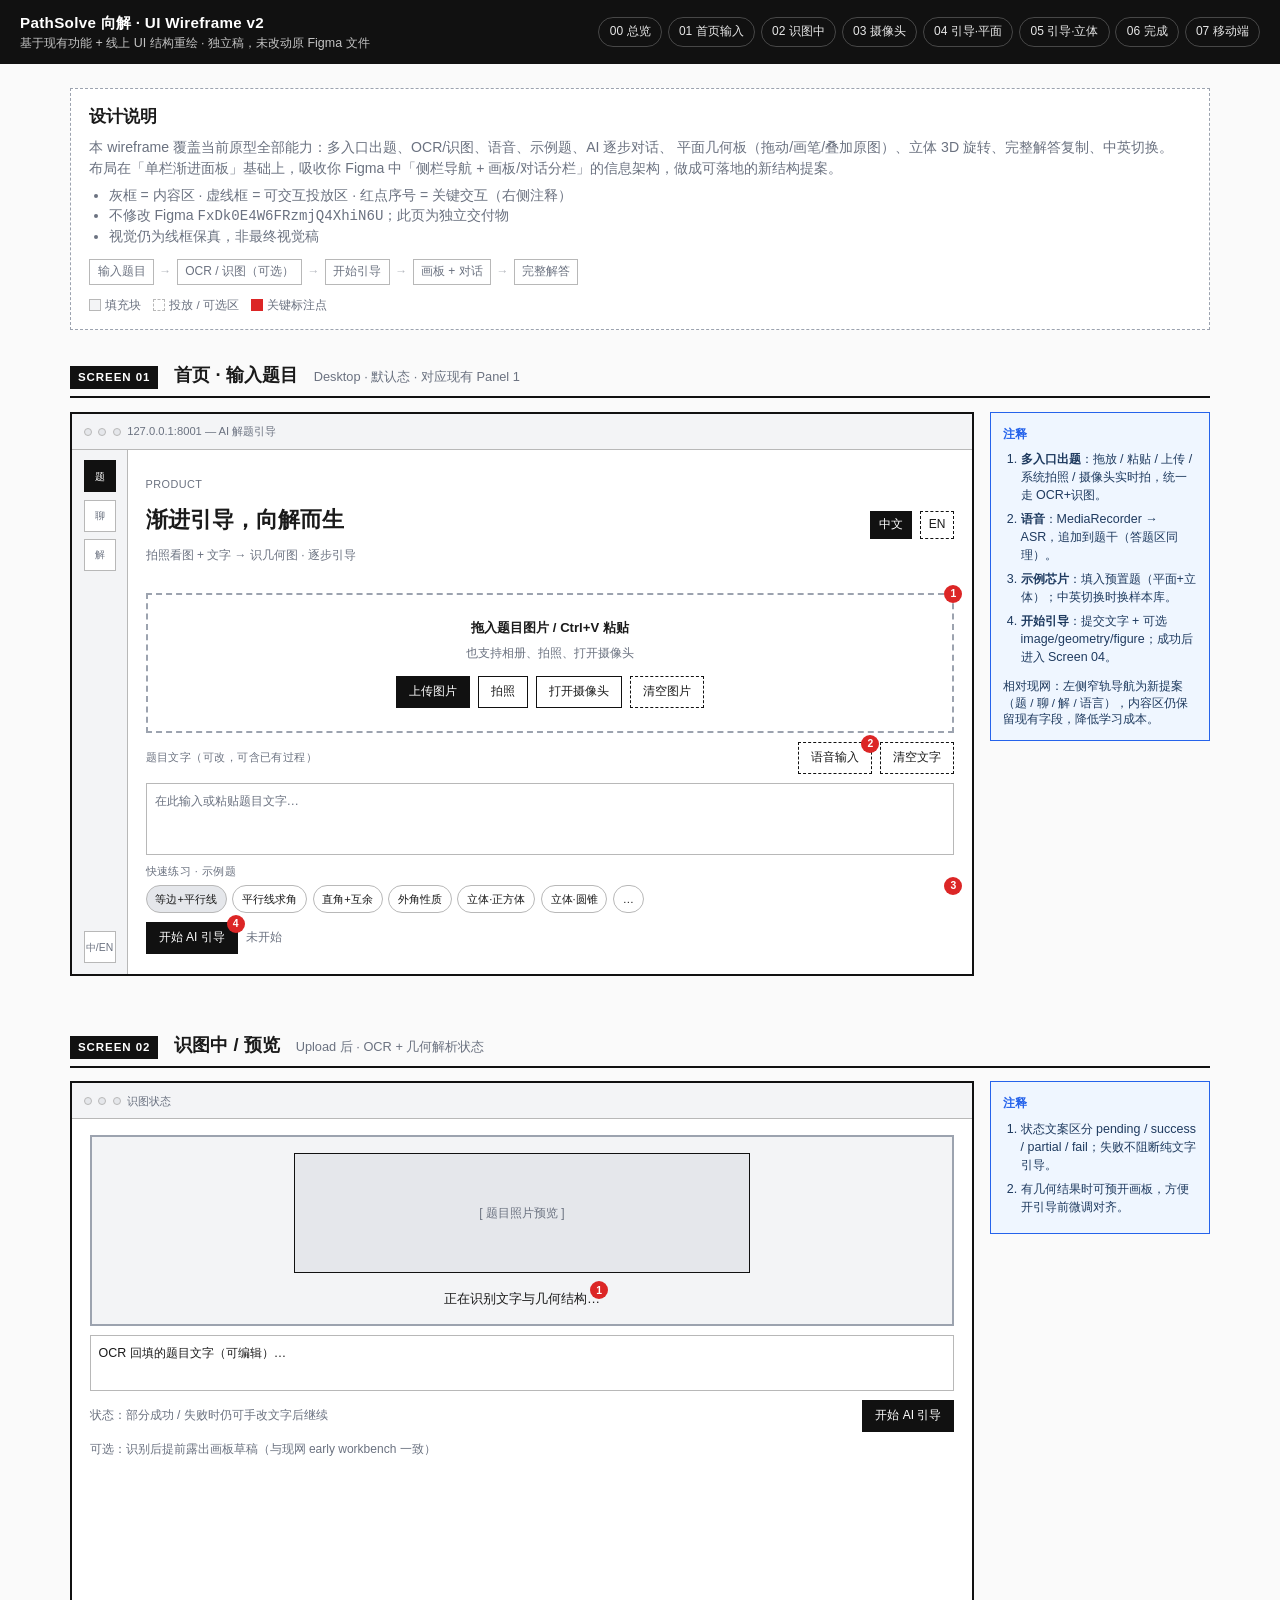
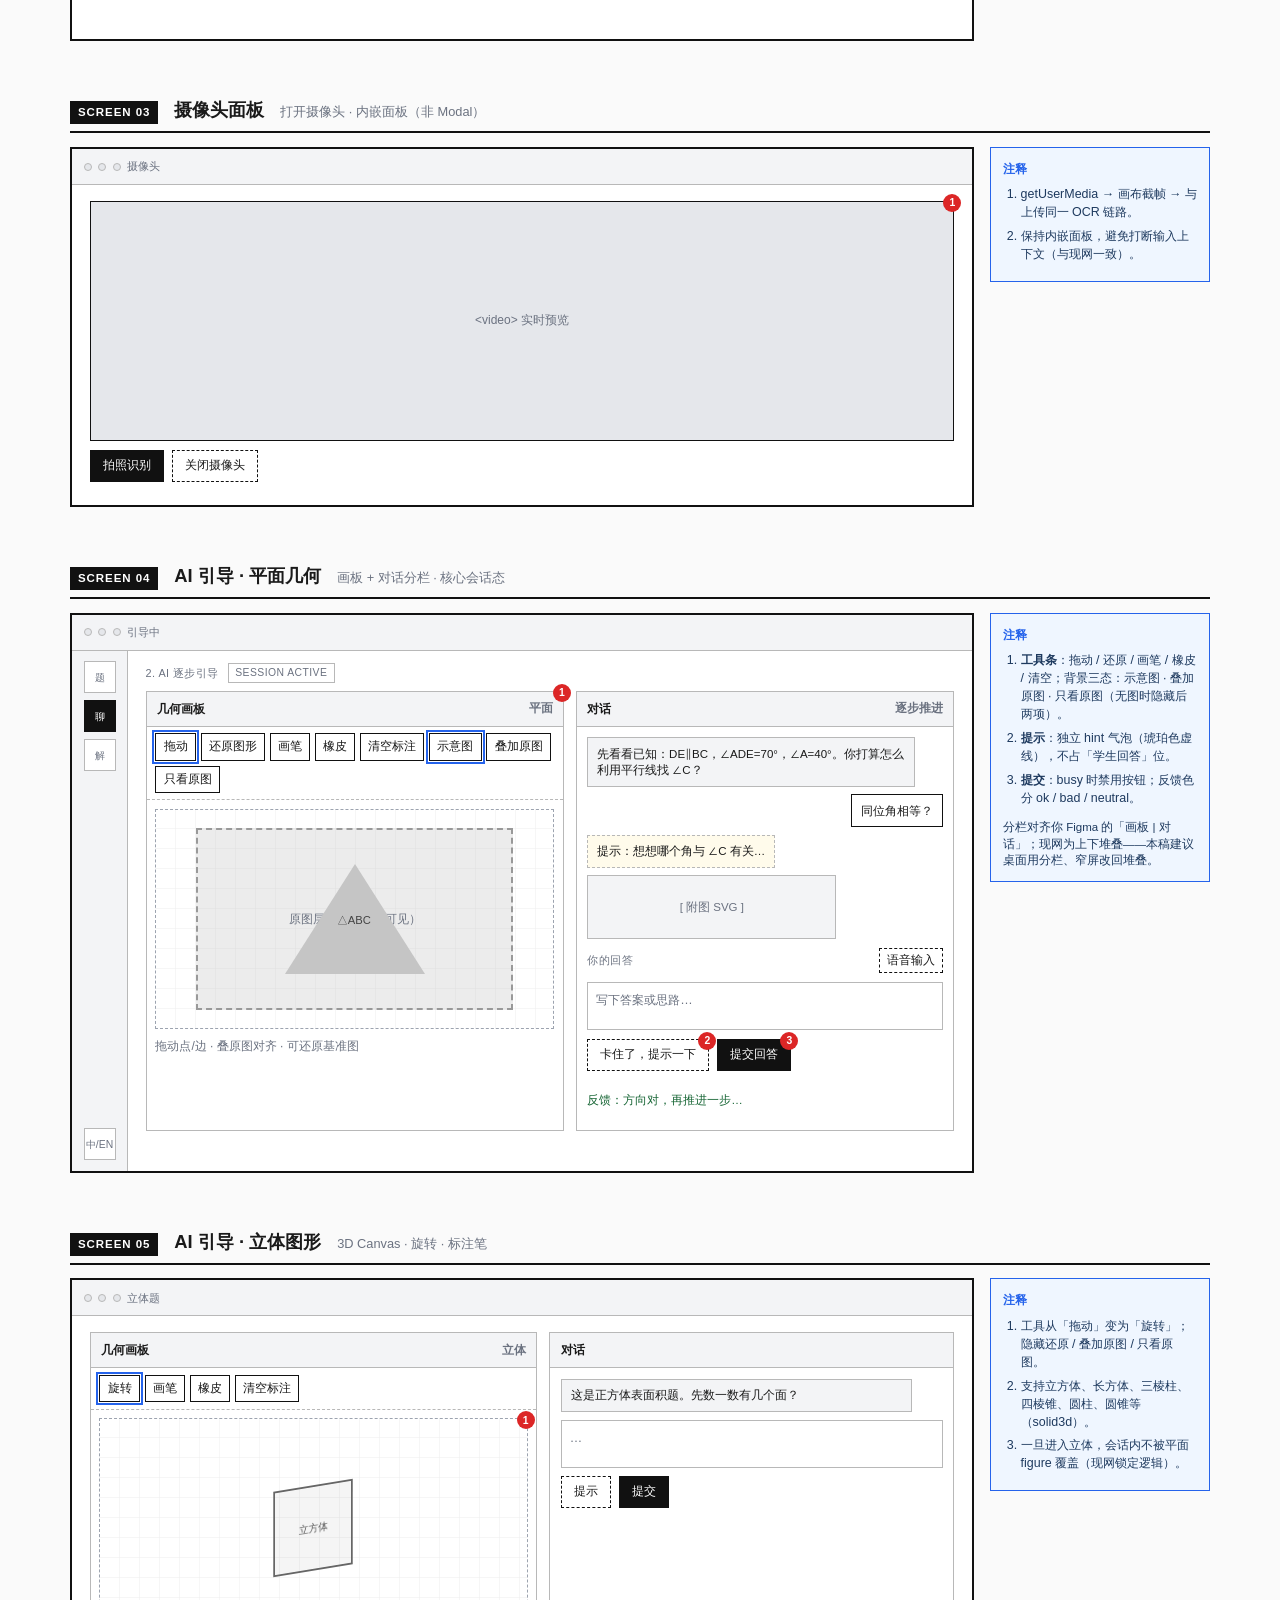
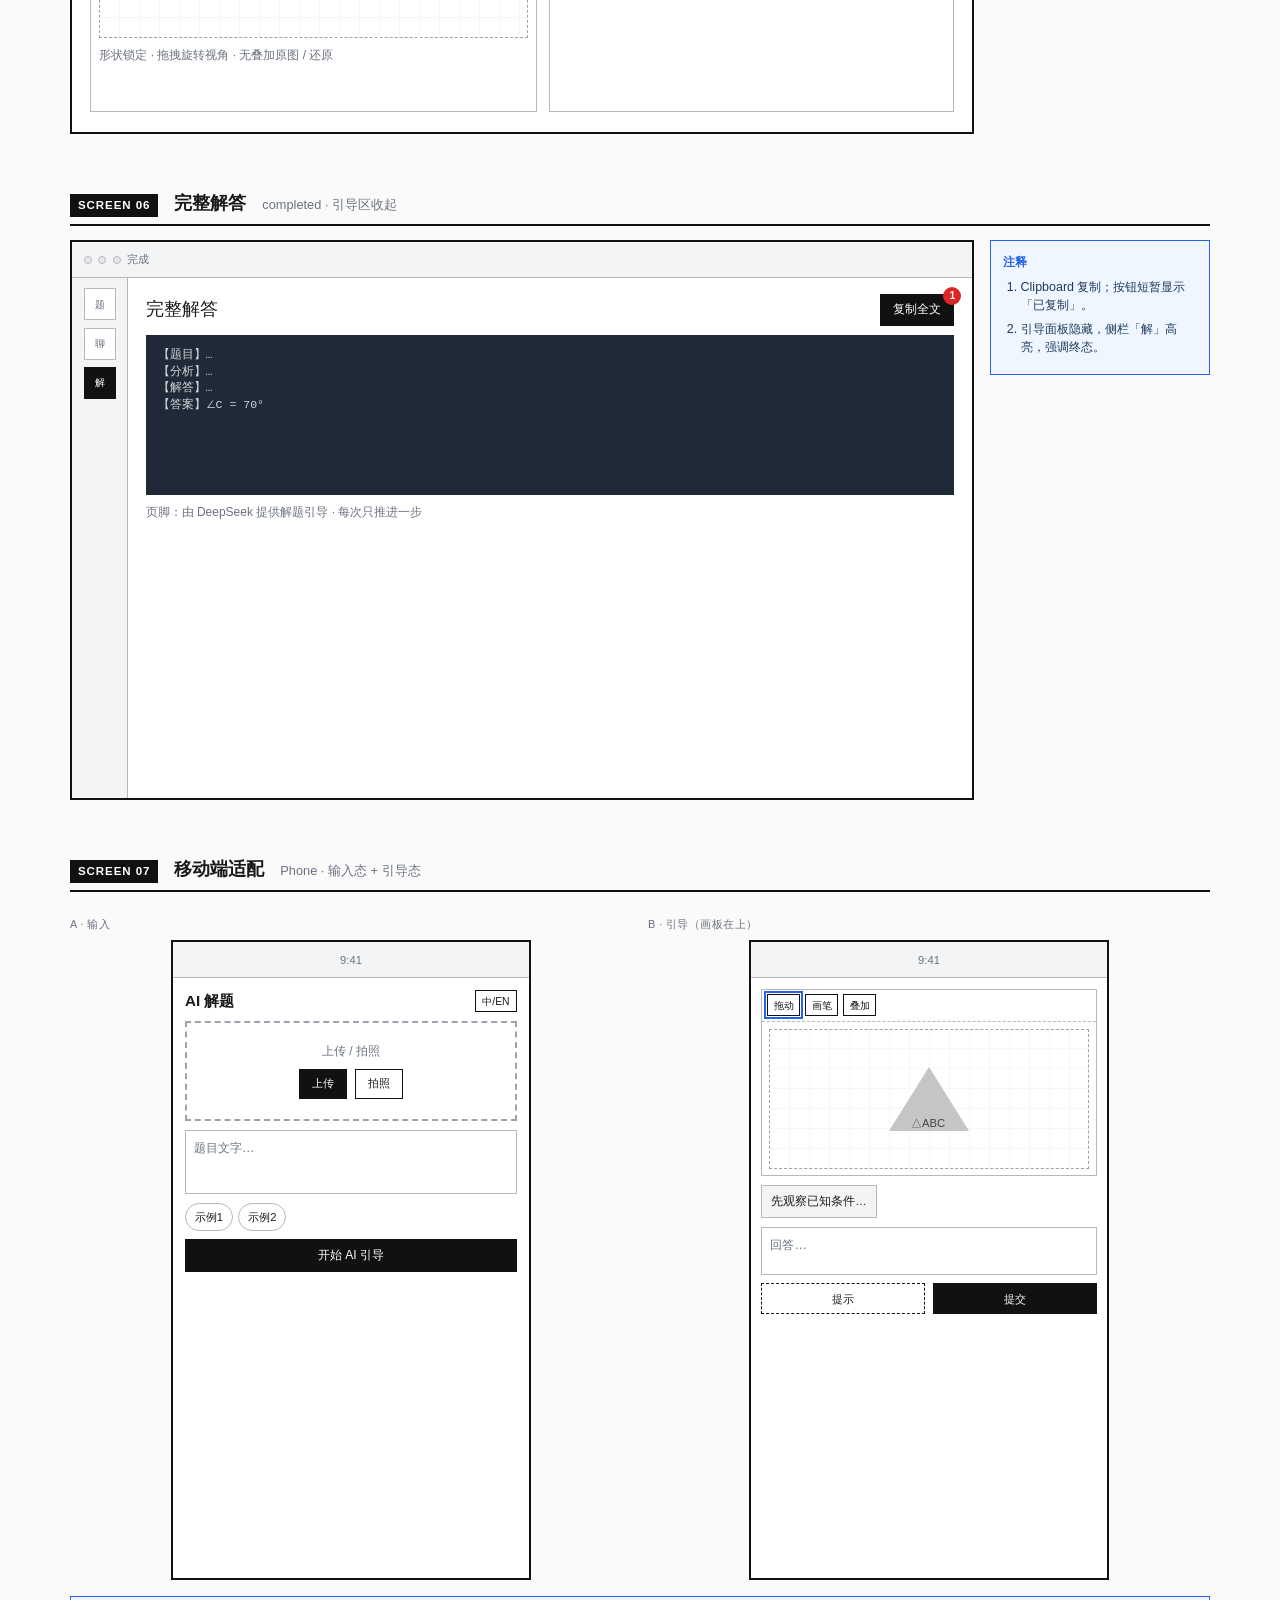
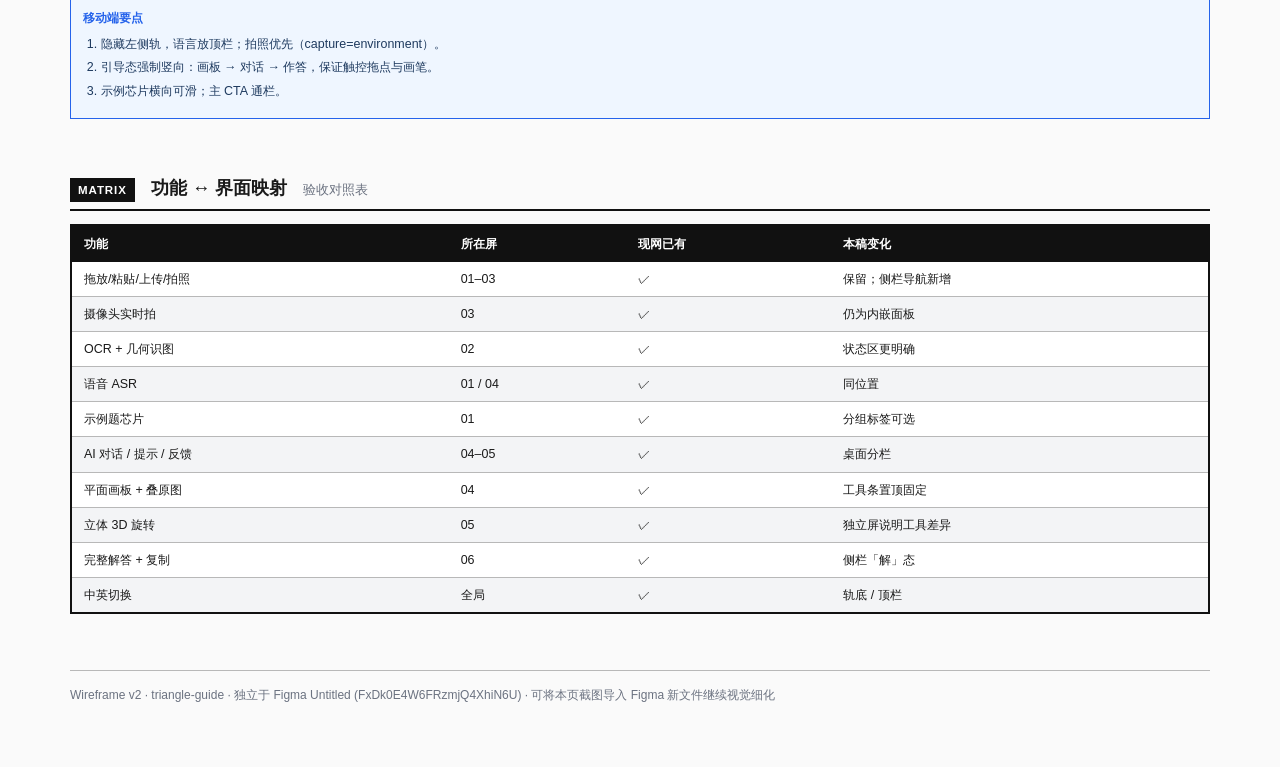
<file: app/static/wireframes/index.html>
<!DOCTYPE html>
<html lang="zh-CN">
<head>
  <meta charset="UTF-8" />
  <meta name="viewport" content="width=device-width, initial-scale=1" />
  <title>PathSolve 向解 · UI Wireframe v2</title>
  <style>
    :root {
      --ink: #1a1a1a;
      --muted: #6b7280;
      --line: #b8b8b8;
      --line-dash: #9ca3af;
      --fill: #e5e7eb;
      --fill-2: #f3f4f6;
      --white: #fff;
      --note: #2563eb;
      --note-bg: #eff6ff;
      --hot: #dc2626;
      --page: #fafafa;
    }
    * { box-sizing: border-box; }
    body {
      margin: 0;
      font-family: "IBM Plex Sans", "Segoe UI", "PingFang SC", "Microsoft YaHei", sans-serif;
      color: var(--ink);
      background: var(--page);
      line-height: 1.45;
    }
    .topbar {
      position: sticky;
      top: 0;
      z-index: 20;
      background: #111;
      color: #fff;
      padding: 0.75rem 1.25rem;
      display: flex;
      flex-wrap: wrap;
      gap: 0.75rem 1.25rem;
      align-items: center;
      justify-content: space-between;
    }
    .topbar h1 {
      margin: 0;
      font-size: 0.95rem;
      font-weight: 600;
      letter-spacing: 0.02em;
    }
    .topbar p {
      margin: 0;
      font-size: 0.78rem;
      opacity: 0.75;
    }
    .nav {
      display: flex;
      flex-wrap: wrap;
      gap: 0.35rem;
    }
    .nav a {
      color: #fff;
      text-decoration: none;
      font-size: 0.75rem;
      padding: 0.35rem 0.65rem;
      border: 1px solid rgba(255,255,255,0.25);
      border-radius: 999px;
      opacity: 0.9;
    }
    .nav a:hover { background: rgba(255,255,255,0.12); }
    .wrap {
      max-width: 1180px;
      margin: 0 auto;
      padding: 1.5rem 1.25rem 4rem;
    }
    .intro {
      border: 1px dashed var(--line-dash);
      background: var(--white);
      padding: 1rem 1.15rem;
      margin-bottom: 2rem;
    }
    .intro h2 {
      margin: 0 0 0.5rem;
      font-size: 1.05rem;
    }
    .intro ul {
      margin: 0.4rem 0 0;
      padding-left: 1.2rem;
      font-size: 0.88rem;
      color: var(--muted);
    }
    .screen {
      margin-bottom: 3.5rem;
      scroll-margin-top: 4rem;
    }
    .screen-head {
      display: flex;
      flex-wrap: wrap;
      align-items: baseline;
      gap: 0.5rem 1rem;
      margin-bottom: 0.85rem;
      border-bottom: 2px solid #111;
      padding-bottom: 0.45rem;
    }
    .screen-id {
      font-size: 0.72rem;
      font-weight: 700;
      letter-spacing: 0.08em;
      text-transform: uppercase;
      background: #111;
      color: #fff;
      padding: 0.2rem 0.5rem;
    }
    .screen-head h3 {
      margin: 0;
      font-size: 1.15rem;
    }
    .screen-head .meta {
      margin: 0;
      font-size: 0.8rem;
      color: var(--muted);
    }
    .layout {
      display: grid;
      grid-template-columns: 1fr 220px;
      gap: 1rem;
      align-items: start;
    }
    @media (max-width: 900px) {
      .layout { grid-template-columns: 1fr; }
    }
    /* Device frames */
    .device {
      background: var(--white);
      border: 2px solid #111;
      position: relative;
    }
    .device.desktop { min-height: 560px; }
    .device.phone {
      width: min(360px, 100%);
      min-height: 640px;
      margin: 0 auto;
    }
    .chrome {
      height: 36px;
      border-bottom: 1px solid var(--line);
      display: flex;
      align-items: center;
      gap: 0.4rem;
      padding: 0 0.75rem;
      background: var(--fill-2);
      font-size: 0.7rem;
      color: var(--muted);
    }
    .dot {
      width: 8px;
      height: 8px;
      border-radius: 50%;
      background: var(--fill);
      border: 1px solid var(--line);
    }
    .frame-body { padding: 0; }
    /* Wire UI primitives */
    .w-row { display: flex; gap: 0.5rem; align-items: center; }
    .w-row.between { justify-content: space-between; }
    .w-stack { display: flex; flex-direction: column; gap: 0.55rem; }
    .w-box {
      border: 1.5px solid var(--line);
      background: var(--fill-2);
      min-height: 28px;
    }
    .w-box.dashed { border-style: dashed; background: #fff; }
    .w-box.solid { background: var(--fill); }
    .w-label {
      font-size: 0.68rem;
      color: var(--muted);
      text-transform: uppercase;
      letter-spacing: 0.04em;
    }
    .w-text {
      font-size: 0.82rem;
      color: var(--ink);
    }
    .w-muted { font-size: 0.75rem; color: var(--muted); }
    .w-btn {
      display: inline-flex;
      align-items: center;
      justify-content: center;
      border: 1.5px solid #111;
      background: #fff;
      padding: 0.4rem 0.75rem;
      font-size: 0.75rem;
      white-space: nowrap;
    }
    .w-btn.primary { background: #111; color: #fff; }
    .w-btn.ghost { background: #fff; border-style: dashed; }
    .w-btn.active { outline: 2px solid var(--note); outline-offset: 1px; }
    .w-chip {
      border: 1px solid var(--line);
      background: #fff;
      padding: 0.3rem 0.55rem;
      font-size: 0.7rem;
      border-radius: 999px;
    }
    .w-chip.filled { background: var(--fill); }
    .w-area {
      border: 1.5px solid var(--line);
      min-height: 72px;
      padding: 0.5rem;
      font-size: 0.78rem;
      color: var(--muted);
      background: #fff;
    }
    .w-hotspot {
      position: relative;
    }
    .w-hotspot::after {
      content: attr(data-n);
      position: absolute;
      top: -8px;
      right: -8px;
      width: 18px;
      height: 18px;
      border-radius: 50%;
      background: var(--hot);
      color: #fff;
      font-size: 0.65rem;
      font-weight: 700;
      display: flex;
      align-items: center;
      justify-content: center;
      z-index: 2;
    }
    /* App shells */
    .app-shell {
      display: grid;
      grid-template-columns: 56px 1fr;
      min-height: 520px;
    }
    .rail {
      border-right: 1.5px solid var(--line);
      background: var(--fill-2);
      padding: 0.65rem 0.4rem;
      display: flex;
      flex-direction: column;
      gap: 0.45rem;
      align-items: center;
    }
    .rail .ico {
      width: 32px;
      height: 32px;
      border: 1.5px solid var(--line);
      background: #fff;
      display: flex;
      align-items: center;
      justify-content: center;
      font-size: 0.65rem;
      color: var(--muted);
    }
    .rail .ico.on { border-color: #111; background: #111; color: #fff; }
    .main-pad { padding: 1rem 1.1rem 1.25rem; }
    .split-2 {
      display: grid;
      grid-template-columns: 1.05fr 0.95fr;
      gap: 0.75rem;
      min-height: 380px;
    }
    @media (max-width: 700px) {
      .split-2 { grid-template-columns: 1fr; }
      .app-shell { grid-template-columns: 1fr; }
      .rail { flex-direction: row; border-right: 0; border-bottom: 1.5px solid var(--line); }
    }
    .panel {
      border: 1.5px solid var(--line);
      background: #fff;
      display: flex;
      flex-direction: column;
      min-height: 0;
    }
    .panel-h {
      padding: 0.5rem 0.65rem;
      border-bottom: 1px solid var(--line);
      font-size: 0.78rem;
      font-weight: 600;
      display: flex;
      justify-content: space-between;
      align-items: center;
      background: var(--fill-2);
    }
    .panel-b { padding: 0.65rem; flex: 1; }
    .toolbar {
      display: flex;
      flex-wrap: wrap;
      gap: 0.3rem;
      padding: 0.4rem 0.55rem;
      border-bottom: 1px dashed var(--line);
    }
    .stage {
      height: 220px;
      border: 1.5px dashed var(--line-dash);
      margin: 0.55rem;
      background:
        repeating-linear-gradient(0deg, transparent, transparent 19px, #eee 20px),
        repeating-linear-gradient(90deg, transparent, transparent 19px, #eee 20px);
      position: relative;
      display: flex;
      align-items: center;
      justify-content: center;
    }
    .tri {
      width: 0;
      height: 0;
      border-left: 70px solid transparent;
      border-right: 70px solid transparent;
      border-bottom: 110px solid #c5c5c5;
      position: relative;
    }
    .tri::after {
      content: "△ABC";
      position: absolute;
      left: -18px;
      top: 48px;
      font-size: 0.7rem;
      color: #444;
      width: 40px;
    }
    .photo-ghost {
      position: absolute;
      inset: 18px 40px;
      border: 2px dashed #999;
      background: rgba(180,180,180,0.25);
      display: flex;
      align-items: center;
      justify-content: center;
      font-size: 0.72rem;
      color: var(--muted);
    }
    .chat {
      display: flex;
      flex-direction: column;
      gap: 0.45rem;
      max-height: 260px;
      overflow: hidden;
    }
    .bubble {
      max-width: 92%;
      padding: 0.45rem 0.55rem;
      font-size: 0.72rem;
      border: 1px solid var(--line);
      background: var(--fill-2);
    }
    .bubble.ai { align-self: flex-start; }
    .bubble.me { align-self: flex-end; background: #fff; border-style: solid; border-color: #111; }
    .bubble.hint {
      align-self: flex-start;
      border-style: dashed;
      background: #fffbeb;
    }
    .bubble.fig {
      align-self: flex-start;
      width: 70%;
      height: 64px;
      display: flex;
      align-items: center;
      justify-content: center;
      color: var(--muted);
    }
    .notes {
      border: 1px solid var(--note);
      background: var(--note-bg);
      padding: 0.75rem;
      font-size: 0.78rem;
    }
    .notes h4 {
      margin: 0 0 0.45rem;
      font-size: 0.78rem;
      color: var(--note);
    }
    .notes ol {
      margin: 0;
      padding-left: 1.1rem;
      color: #1e3a5f;
    }
    .notes li { margin-bottom: 0.35rem; }
    .flow {
      display: flex;
      flex-wrap: wrap;
      gap: 0.35rem;
      align-items: center;
      margin: 0.75rem 0 0;
      font-size: 0.75rem;
      color: var(--muted);
    }
    .flow span.arrow { opacity: 0.5; }
    .flow .step {
      border: 1px solid var(--line);
      padding: 0.2rem 0.45rem;
      background: #fff;
    }
    .hero-block {
      padding: 1.25rem 0 0.5rem;
    }
    .hero-block .title {
      font-size: 1.35rem;
      font-weight: 700;
      margin: 0 0 0.35rem;
    }
    .drop {
      border: 2px dashed var(--line-dash);
      min-height: 140px;
      display: flex;
      flex-direction: column;
      align-items: center;
      justify-content: center;
      gap: 0.5rem;
      padding: 1rem;
      text-align: center;
    }
    .samples {
      display: flex;
      flex-wrap: wrap;
      gap: 0.35rem;
    }
    .fb-ok { color: #166534; font-size: 0.72rem; }
    .fb-bad { color: #991b1b; font-size: 0.72rem; }
    .writeup {
      background: #1f2937;
      color: #d1d5db;
      min-height: 160px;
      padding: 0.75rem;
      font-size: 0.72rem;
      font-family: ui-monospace, monospace;
    }
    .state-tag {
      display: inline-block;
      font-size: 0.65rem;
      border: 1px solid var(--line);
      padding: 0.1rem 0.4rem;
      color: var(--muted);
      margin-left: 0.35rem;
    }
    .duo {
      display: grid;
      grid-template-columns: 1fr 1fr;
      gap: 1rem;
    }
    @media (max-width: 800px) {
      .duo { grid-template-columns: 1fr; }
    }
    .legend {
      display: flex;
      flex-wrap: wrap;
      gap: 0.75rem;
      font-size: 0.72rem;
      color: var(--muted);
      margin-top: 0.75rem;
    }
    .legend i {
      display: inline-block;
      width: 12px;
      height: 12px;
      border: 1px solid var(--line);
      vertical-align: -2px;
      margin-right: 0.25rem;
    }
    .legend .b { background: var(--fill-2); }
    .legend .d { border-style: dashed; background: #fff; }
    .legend .h { background: var(--hot); border-color: var(--hot); }
    footer.wf-foot {
      margin-top: 2rem;
      padding-top: 1rem;
      border-top: 1px solid var(--line);
      font-size: 0.75rem;
      color: var(--muted);
    }
  </style>
</head>
<body>
  <div class="topbar">
    <div>
      <h1>PathSolve 向解 · UI Wireframe v2</h1>
      <p>基于现有功能 + 线上 UI 结构重绘 · 独立稿，未改动原 Figma 文件</p>
    </div>
    <nav class="nav">
      <a href="#s00">00 总览</a>
      <a href="#s01">01 首页输入</a>
      <a href="#s02">02 识图中</a>
      <a href="#s03">03 摄像头</a>
      <a href="#s04">04 引导·平面</a>
      <a href="#s05">05 引导·立体</a>
      <a href="#s06">06 完成</a>
      <a href="#s07">07 移动端</a>
    </nav>
  </div>

  <div class="wrap">
    <section class="intro" id="s00">
      <h2>设计说明</h2>
      <p class="w-text" style="margin:0;font-size:0.88rem;color:var(--muted)">
        本 wireframe 覆盖当前原型全部能力：多入口出题、OCR/识图、语音、示例题、AI 逐步对话、
        平面几何板（拖动/画笔/叠加原图）、立体 3D 旋转、完整解答复制、中英切换。
        布局在「单栏渐进面板」基础上，吸收你 Figma 中「侧栏导航 + 画板/对话分栏」的信息架构，做成可落地的新结构提案。
      </p>
      <ul>
        <li>灰框 = 内容区 · 虚线框 = 可交互投放区 · 红点序号 = 关键交互（右侧注释）</li>
        <li>不修改 Figma <code>FxDk0E4W6FRzmjQ4XhiN6U</code>；此页为独立交付物</li>
        <li>视觉仍为线框保真，非最终视觉稿</li>
      </ul>
      <div class="flow">
        <span class="step">输入题目</span><span class="arrow">→</span>
        <span class="step">OCR / 识图（可选）</span><span class="arrow">→</span>
        <span class="step">开始引导</span><span class="arrow">→</span>
        <span class="step">画板 + 对话</span><span class="arrow">→</span>
        <span class="step">完整解答</span>
      </div>
      <div class="legend">
        <span><i class="b"></i>填充块</span>
        <span><i class="d"></i>投放 / 可选区</span>
        <span><i class="h"></i>关键标注点</span>
      </div>
    </section>

    <!-- 01 Home -->
    <section class="screen" id="s01">
      <div class="screen-head">
        <span class="screen-id">Screen 01</span>
        <h3>首页 · 输入题目</h3>
        <p class="meta">Desktop · 默认态 · 对应现有 Panel 1</p>
      </div>
      <div class="layout">
        <div class="device desktop">
          <div class="chrome"><span class="dot"></span><span class="dot"></span><span class="dot"></span>
            127.0.0.1:8001 — AI 解题引导
          </div>
          <div class="frame-body">
            <div class="app-shell">
              <aside class="rail" aria-label="nav">
                <div class="ico on">题</div>
                <div class="ico">聊</div>
                <div class="ico">解</div>
                <div style="flex:1"></div>
                <div class="ico">中/EN</div>
              </aside>
              <div class="main-pad w-stack">
                <div class="w-row between">
                  <div class="hero-block" style="padding-top:0">
                    <p class="w-label">Product</p>
                    <p class="title">渐进引导，向解而生</p>
                    <p class="w-muted">拍照看图 + 文字 → 识几何图 · 逐步引导</p>
                  </div>
                  <div class="w-row">
                    <span class="w-btn primary" style="padding:0.25rem 0.5rem">中文</span>
                    <span class="w-btn ghost" style="padding:0.25rem 0.5rem">EN</span>
                  </div>
                </div>

                <div class="w-hotspot" data-n="1">
                  <div class="drop">
                    <p class="w-text" style="margin:0;font-weight:600">拖入题目图片 / Ctrl+V 粘贴</p>
                    <p class="w-muted" style="margin:0">也支持相册、拍照、打开摄像头</p>
                    <div class="w-row" style="flex-wrap:wrap;justify-content:center;margin-top:0.35rem">
                      <span class="w-btn primary">上传图片</span>
                      <span class="w-btn">拍照</span>
                      <span class="w-btn">打开摄像头</span>
                      <span class="w-btn ghost">清空图片</span>
                    </div>
                  </div>
                </div>

                <div class="w-row between">
                  <span class="w-label">题目文字（可改，可含已有过程）</span>
                  <div class="w-row">
                    <span class="w-btn ghost w-hotspot" data-n="2">语音输入</span>
                    <span class="w-btn ghost">清空文字</span>
                  </div>
                </div>
                <div class="w-area">在此输入或粘贴题目文字…</div>

                <div>
                  <p class="w-label" style="margin:0 0 0.35rem">快速练习 · 示例题</p>
                  <div class="samples w-hotspot" data-n="3">
                    <span class="w-chip filled">等边+平行线</span>
                    <span class="w-chip">平行线求角</span>
                    <span class="w-chip">直角+互余</span>
                    <span class="w-chip">外角性质</span>
                    <span class="w-chip">立体·正方体</span>
                    <span class="w-chip">立体·圆锥</span>
                    <span class="w-chip">…</span>
                  </div>
                </div>

                <div class="w-row">
                  <span class="w-btn primary w-hotspot" data-n="4">开始 AI 引导</span>
                  <span class="w-muted">未开始</span>
                </div>
              </div>
            </div>
          </div>
        </div>
        <aside class="notes">
          <h4>注释</h4>
          <ol>
            <li><strong>多入口出题</strong>：拖放 / 粘贴 / 上传 / 系统拍照 / 摄像头实时拍，统一走 OCR+识图。</li>
            <li><strong>语音</strong>：MediaRecorder → ASR，追加到题干（答题区同理）。</li>
            <li><strong>示例芯片</strong>：填入预置题（平面+立体）；中英切换时换样本库。</li>
            <li><strong>开始引导</strong>：提交文字 + 可选 image/geometry/figure；成功后进入 Screen 04。</li>
          </ol>
          <p style="margin:0.75rem 0 0;font-size:0.72rem;color:#1e3a5f">
            相对现网：左侧窄轨导航为新提案（题 / 聊 / 解 / 语言），内容区仍保留现有字段，降低学习成本。
          </p>
        </aside>
      </div>
    </section>

    <!-- 02 OCR -->
    <section class="screen" id="s02">
      <div class="screen-head">
        <span class="screen-id">Screen 02</span>
        <h3>识图中 / 预览</h3>
        <p class="meta">Upload 后 · OCR + 几何解析状态</p>
      </div>
      <div class="layout">
        <div class="device desktop">
          <div class="chrome"><span class="dot"></span><span class="dot"></span><span class="dot"></span> 识图状态</div>
          <div class="main-pad w-stack">
            <div class="drop" style="min-height:180px;border-style:solid;background:var(--fill-2)">
              <div class="w-box solid" style="width:55%;height:120px;display:flex;align-items:center;justify-content:center;border-color:#111">
                <span class="w-muted">[ 题目照片预览 ]</span>
              </div>
              <p class="w-text w-hotspot" data-n="1" style="margin:0.5rem 0 0">正在识别文字与几何结构…</p>
            </div>
            <div class="w-area" style="min-height:56px;color:var(--ink)">
              OCR 回填的题目文字（可编辑）…
            </div>
            <div class="w-row between">
              <span class="w-muted">状态：部分成功 / 失败时仍可手改文字后继续</span>
              <span class="w-btn primary">开始 AI 引导</span>
            </div>
            <p class="w-muted" style="margin:0">可选：识别后提前露出画板草稿（与现网 early workbench 一致）</p>
          </div>
        </div>
        <aside class="notes">
          <h4>注释</h4>
          <ol>
            <li>状态文案区分 pending / success / partial / fail；失败不阻断纯文字引导。</li>
            <li>有几何结果时可预开画板，方便开引导前微调对齐。</li>
          </ol>
        </aside>
      </div>
    </section>

    <!-- 03 Camera -->
    <section class="screen" id="s03">
      <div class="screen-head">
        <span class="screen-id">Screen 03</span>
        <h3>摄像头面板</h3>
        <p class="meta">打开摄像头 · 内嵌面板（非 Modal）</p>
      </div>
      <div class="layout">
        <div class="device desktop" style="min-height:360px">
          <div class="chrome"><span class="dot"></span><span class="dot"></span><span class="dot"></span> 摄像头</div>
          <div class="main-pad w-stack">
            <div class="w-box solid w-hotspot" data-n="1" style="height:240px;display:flex;align-items:center;justify-content:center;border-color:#111">
              <span class="w-muted">&lt;video&gt; 实时预览</span>
            </div>
            <div class="w-row">
              <span class="w-btn primary">拍照识别</span>
              <span class="w-btn ghost">关闭摄像头</span>
            </div>
          </div>
        </div>
        <aside class="notes">
          <h4>注释</h4>
          <ol>
            <li>getUserMedia → 画布截帧 → 与上传同一 OCR 链路。</li>
            <li>保持内嵌面板，避免打断输入上下文（与现网一致）。</li>
          </ol>
        </aside>
      </div>
    </section>

    <!-- 04 Guide plane -->
    <section class="screen" id="s04">
      <div class="screen-head">
        <span class="screen-id">Screen 04</span>
        <h3>AI 引导 · 平面几何</h3>
        <p class="meta">画板 + 对话分栏 · 核心会话态</p>
      </div>
      <div class="layout">
        <div class="device desktop">
          <div class="chrome"><span class="dot"></span><span class="dot"></span><span class="dot"></span> 引导中</div>
          <div class="app-shell">
            <aside class="rail">
              <div class="ico">题</div>
              <div class="ico on">聊</div>
              <div class="ico">解</div>
              <div style="flex:1"></div>
              <div class="ico">中/EN</div>
            </aside>
            <div class="main-pad" style="padding-top:0.75rem">
              <p class="w-label" style="margin:0 0 0.5rem">2. AI 逐步引导 <span class="state-tag">session active</span></p>
              <div class="split-2">
                <div class="panel w-hotspot" data-n="1">
                  <div class="panel-h">
                    <span>几何画板</span>
                    <span class="w-muted">平面</span>
                  </div>
                  <div class="toolbar">
                    <span class="w-btn active" style="padding:0.25rem 0.45rem">拖动</span>
                    <span class="w-btn" style="padding:0.25rem 0.45rem">还原图形</span>
                    <span class="w-btn" style="padding:0.25rem 0.45rem">画笔</span>
                    <span class="w-btn" style="padding:0.25rem 0.45rem">橡皮</span>
                    <span class="w-btn" style="padding:0.25rem 0.45rem">清空标注</span>
                    <span class="w-btn active" style="padding:0.25rem 0.45rem">示意图</span>
                    <span class="w-btn" style="padding:0.25rem 0.45rem">叠加原图</span>
                    <span class="w-btn" style="padding:0.25rem 0.45rem">只看原图</span>
                  </div>
                  <div class="stage">
                    <div class="photo-ghost">原图层（叠加模式可见）</div>
                    <div class="tri"></div>
                  </div>
                  <p class="w-muted" style="padding:0 0.55rem 0.55rem;margin:0">拖动点/边 · 叠原图对齐 · 可还原基准图</p>
                </div>
                <div class="panel">
                  <div class="panel-h"><span>对话</span><span class="w-muted">逐步推进</span></div>
                  <div class="panel-b w-stack">
                    <div class="chat">
                      <div class="bubble ai">先看看已知：DE∥BC，∠ADE=70°，∠A=40°。你打算怎么利用平行线找 ∠C？</div>
                      <div class="bubble me">同位角相等？</div>
                      <div class="bubble hint">提示：想想哪个角与 ∠C 有关…</div>
                      <div class="bubble fig">[ 附图 SVG ]</div>
                    </div>
                    <div class="w-row between">
                      <span class="w-label">你的回答</span>
                      <span class="w-btn ghost" style="padding:0.2rem 0.45rem">语音输入</span>
                    </div>
                    <div class="w-area" style="min-height:48px">写下答案或思路…</div>
                    <div class="w-row">
                      <span class="w-btn ghost w-hotspot" data-n="2">卡住了，提示一下</span>
                      <span class="w-btn primary w-hotspot" data-n="3">提交回答</span>
                    </div>
                    <p class="fb-ok">反馈：方向对，再推进一步…</p>
                  </div>
                </div>
              </div>
            </div>
          </div>
        </div>
        <aside class="notes">
          <h4>注释</h4>
          <ol>
            <li><strong>工具条</strong>：拖动 / 还原 / 画笔 / 橡皮 / 清空；背景三态：示意图 · 叠加原图 · 只看原图（无图时隐藏后两项）。</li>
            <li><strong>提示</strong>：独立 hint 气泡（琥珀色虚线），不占「学生回答」位。</li>
            <li><strong>提交</strong>：busy 时禁用按钮；反馈色分 ok / bad / neutral。</li>
          </ol>
          <p style="margin:0.75rem 0 0;font-size:0.72rem;color:#1e3a5f">
            分栏对齐你 Figma 的「画板 | 对话」；现网为上下堆叠——本稿建议桌面用分栏、窄屏改回堆叠。
          </p>
        </aside>
      </div>
    </section>

    <!-- 05 Solid -->
    <section class="screen" id="s05">
      <div class="screen-head">
        <span class="screen-id">Screen 05</span>
        <h3>AI 引导 · 立体图形</h3>
        <p class="meta">3D Canvas · 旋转 · 标注笔</p>
      </div>
      <div class="layout">
        <div class="device desktop" style="min-height:420px">
          <div class="chrome"><span class="dot"></span><span class="dot"></span><span class="dot"></span> 立体题</div>
          <div class="main-pad">
            <div class="split-2">
              <div class="panel">
                <div class="panel-h"><span>几何画板</span><span class="w-muted">立体</span></div>
                <div class="toolbar">
                  <span class="w-btn active" style="padding:0.25rem 0.45rem">旋转</span>
                  <span class="w-btn" style="padding:0.25rem 0.45rem">画笔</span>
                  <span class="w-btn" style="padding:0.25rem 0.45rem">橡皮</span>
                  <span class="w-btn" style="padding:0.25rem 0.45rem">清空标注</span>
                </div>
                <div class="stage w-hotspot" data-n="1">
                  <div style="width:90px;height:90px;border:2px solid #666;transform:rotateX(18deg) rotateY(-28deg);background:rgba(0,0,0,0.04);display:flex;align-items:center;justify-content:center;font-size:0.7rem;color:#555">
                    立方体
                  </div>
                </div>
                <p class="w-muted" style="padding:0 0.55rem 0.55rem;margin:0">形状锁定 · 拖拽旋转视角 · 无叠加原图 / 还原</p>
              </div>
              <div class="panel">
                <div class="panel-h">对话</div>
                <div class="panel-b">
                  <div class="bubble ai">这是正方体表面积题。先数一数有几个面？</div>
                  <div class="w-area" style="min-height:48px;margin-top:0.5rem">…</div>
                  <div class="w-row" style="margin-top:0.5rem">
                    <span class="w-btn ghost">提示</span>
                    <span class="w-btn primary">提交</span>
                  </div>
                </div>
              </div>
            </div>
          </div>
        </div>
        <aside class="notes">
          <h4>注释</h4>
          <ol>
            <li>工具从「拖动」变为「旋转」；隐藏还原 / 叠加原图 / 只看原图。</li>
            <li>支持立方体、长方体、三棱柱、四棱锥、圆柱、圆锥等（solid3d）。</li>
            <li>一旦进入立体，会话内不被平面 figure 覆盖（现网锁定逻辑）。</li>
          </ol>
        </aside>
      </div>
    </section>

    <!-- 06 Done -->
    <section class="screen" id="s06">
      <div class="screen-head">
        <span class="screen-id">Screen 06</span>
        <h3>完整解答</h3>
        <p class="meta">completed · 引导区收起</p>
      </div>
      <div class="layout">
        <div class="device desktop" style="min-height:360px">
          <div class="chrome"><span class="dot"></span><span class="dot"></span><span class="dot"></span> 完成</div>
          <div class="app-shell">
            <aside class="rail">
              <div class="ico">题</div>
              <div class="ico">聊</div>
              <div class="ico on">解</div>
            </aside>
            <div class="main-pad w-stack">
              <div class="w-row between">
                <p class="title" style="font-size:1.1rem;margin:0">完整解答</p>
                <span class="w-btn primary w-hotspot" data-n="1">复制全文</span>
              </div>
              <div class="writeup">
【题目】…<br/>
【分析】…<br/>
【解答】…<br/>
【答案】∠C = 70°
              </div>
              <p class="w-muted" style="margin:0">页脚：由 DeepSeek 提供解题引导 · 每次只推进一步</p>
            </div>
          </div>
        </div>
        <aside class="notes">
          <h4>注释</h4>
          <ol>
            <li>Clipboard 复制；按钮短暂显示「已复制」。</li>
            <li>引导面板隐藏，侧栏「解」高亮，强调终态。</li>
          </ol>
        </aside>
      </div>
    </section>

    <!-- 07 Mobile -->
    <section class="screen" id="s07">
      <div class="screen-head">
        <span class="screen-id">Screen 07</span>
        <h3>移动端适配</h3>
        <p class="meta">Phone · 输入态 + 引导态</p>
      </div>
      <div class="duo">
        <div>
          <p class="w-label" style="margin-bottom:0.5rem">A · 输入</p>
          <div class="device phone">
            <div class="chrome" style="justify-content:center">9:41</div>
            <div class="main-pad w-stack" style="padding:0.75rem">
              <div class="w-row between">
                <strong style="font-size:0.95rem">AI 解题</strong>
                <span class="w-btn" style="padding:0.15rem 0.4rem;font-size:0.65rem">中/EN</span>
              </div>
              <div class="drop" style="min-height:100px">
                <p class="w-muted" style="margin:0">上传 / 拍照</p>
                <div class="w-row">
                  <span class="w-btn primary" style="font-size:0.68rem">上传</span>
                  <span class="w-btn" style="font-size:0.68rem">拍照</span>
                </div>
              </div>
              <div class="w-area" style="min-height:64px">题目文字…</div>
              <div class="samples">
                <span class="w-chip">示例1</span>
                <span class="w-chip">示例2</span>
              </div>
              <span class="w-btn primary" style="width:100%">开始 AI 引导</span>
            </div>
          </div>
        </div>
        <div>
          <p class="w-label" style="margin-bottom:0.5rem">B · 引导（画板在上）</p>
          <div class="device phone">
            <div class="chrome" style="justify-content:center">9:41</div>
            <div class="main-pad w-stack" style="padding:0.65rem">
              <div class="panel">
                <div class="toolbar" style="padding:0.3rem">
                  <span class="w-btn active" style="padding:0.15rem 0.35rem;font-size:0.65rem">拖动</span>
                  <span class="w-btn" style="padding:0.15rem 0.35rem;font-size:0.65rem">画笔</span>
                  <span class="w-btn" style="padding:0.15rem 0.35rem;font-size:0.65rem">叠加</span>
                </div>
                <div class="stage" style="height:140px;margin:0.4rem">
                  <div class="tri" style="border-left-width:40px;border-right-width:40px;border-bottom-width:64px"></div>
                </div>
              </div>
              <div class="bubble ai">先观察已知条件…</div>
              <div class="w-area" style="min-height:48px">回答…</div>
              <div class="w-row">
                <span class="w-btn ghost" style="flex:1;font-size:0.7rem">提示</span>
                <span class="w-btn primary" style="flex:1;font-size:0.7rem">提交</span>
              </div>
            </div>
          </div>
        </div>
      </div>
      <aside class="notes" style="margin-top:1rem;max-width:100%">
        <h4>移动端要点</h4>
        <ol>
          <li>隐藏左侧轨，语言放顶栏；拍照优先（capture=environment）。</li>
          <li>引导态强制竖向：画板 → 对话 → 作答，保证触控拖点与画笔。</li>
          <li>示例芯片横向可滑；主 CTA 通栏。</li>
        </ol>
      </aside>
    </section>

    <!-- Feature matrix -->
    <section class="screen" id="s08">
      <div class="screen-head">
        <span class="screen-id">Matrix</span>
        <h3>功能 ↔ 界面映射</h3>
        <p class="meta">验收对照表</p>
      </div>
      <div class="device" style="padding:0;overflow:auto">
        <table style="width:100%;border-collapse:collapse;font-size:0.78rem">
          <thead>
            <tr style="background:#111;color:#fff;text-align:left">
              <th style="padding:0.55rem 0.75rem">功能</th>
              <th style="padding:0.55rem 0.75rem">所在屏</th>
              <th style="padding:0.55rem 0.75rem">现网已有</th>
              <th style="padding:0.55rem 0.75rem">本稿变化</th>
            </tr>
          </thead>
          <tbody>
            <tr style="border-bottom:1px solid var(--line)"><td style="padding:0.5rem 0.75rem">拖放/粘贴/上传/拍照</td><td style="padding:0.5rem 0.75rem">01–03</td><td style="padding:0.5rem 0.75rem">✓</td><td style="padding:0.5rem 0.75rem">保留；侧栏导航新增</td></tr>
            <tr style="border-bottom:1px solid var(--line);background:var(--fill-2)"><td style="padding:0.5rem 0.75rem">摄像头实时拍</td><td style="padding:0.5rem 0.75rem">03</td><td style="padding:0.5rem 0.75rem">✓</td><td style="padding:0.5rem 0.75rem">仍为内嵌面板</td></tr>
            <tr style="border-bottom:1px solid var(--line)"><td style="padding:0.5rem 0.75rem">OCR + 几何识图</td><td style="padding:0.5rem 0.75rem">02</td><td style="padding:0.5rem 0.75rem">✓</td><td style="padding:0.5rem 0.75rem">状态区更明确</td></tr>
            <tr style="border-bottom:1px solid var(--line);background:var(--fill-2)"><td style="padding:0.5rem 0.75rem">语音 ASR</td><td style="padding:0.5rem 0.75rem">01 / 04</td><td style="padding:0.5rem 0.75rem">✓</td><td style="padding:0.5rem 0.75rem">同位置</td></tr>
            <tr style="border-bottom:1px solid var(--line)"><td style="padding:0.5rem 0.75rem">示例题芯片</td><td style="padding:0.5rem 0.75rem">01</td><td style="padding:0.5rem 0.75rem">✓</td><td style="padding:0.5rem 0.75rem">分组标签可选</td></tr>
            <tr style="border-bottom:1px solid var(--line);background:var(--fill-2)"><td style="padding:0.5rem 0.75rem">AI 对话 / 提示 / 反馈</td><td style="padding:0.5rem 0.75rem">04–05</td><td style="padding:0.5rem 0.75rem">✓</td><td style="padding:0.5rem 0.75rem">桌面分栏</td></tr>
            <tr style="border-bottom:1px solid var(--line)"><td style="padding:0.5rem 0.75rem">平面画板 + 叠原图</td><td style="padding:0.5rem 0.75rem">04</td><td style="padding:0.5rem 0.75rem">✓</td><td style="padding:0.5rem 0.75rem">工具条置顶固定</td></tr>
            <tr style="border-bottom:1px solid var(--line);background:var(--fill-2)"><td style="padding:0.5rem 0.75rem">立体 3D 旋转</td><td style="padding:0.5rem 0.75rem">05</td><td style="padding:0.5rem 0.75rem">✓</td><td style="padding:0.5rem 0.75rem">独立屏说明工具差异</td></tr>
            <tr style="border-bottom:1px solid var(--line)"><td style="padding:0.5rem 0.75rem">完整解答 + 复制</td><td style="padding:0.5rem 0.75rem">06</td><td style="padding:0.5rem 0.75rem">✓</td><td style="padding:0.5rem 0.75rem">侧栏「解」态</td></tr>
            <tr style="background:var(--fill-2)"><td style="padding:0.5rem 0.75rem">中英切换</td><td style="padding:0.5rem 0.75rem">全局</td><td style="padding:0.5rem 0.75rem">✓</td><td style="padding:0.5rem 0.75rem">轨底 / 顶栏</td></tr>
          </tbody>
        </table>
      </div>
    </section>

    <footer class="wf-foot">
      Wireframe v2 · triangle-guide · 独立于 Figma Untitled (FxDk0E4W6FRzmjQ4XhiN6U) ·
      可将本页截图导入 Figma 新文件继续视觉细化
    </footer>
  </div>
</body>
</html>
</file>
